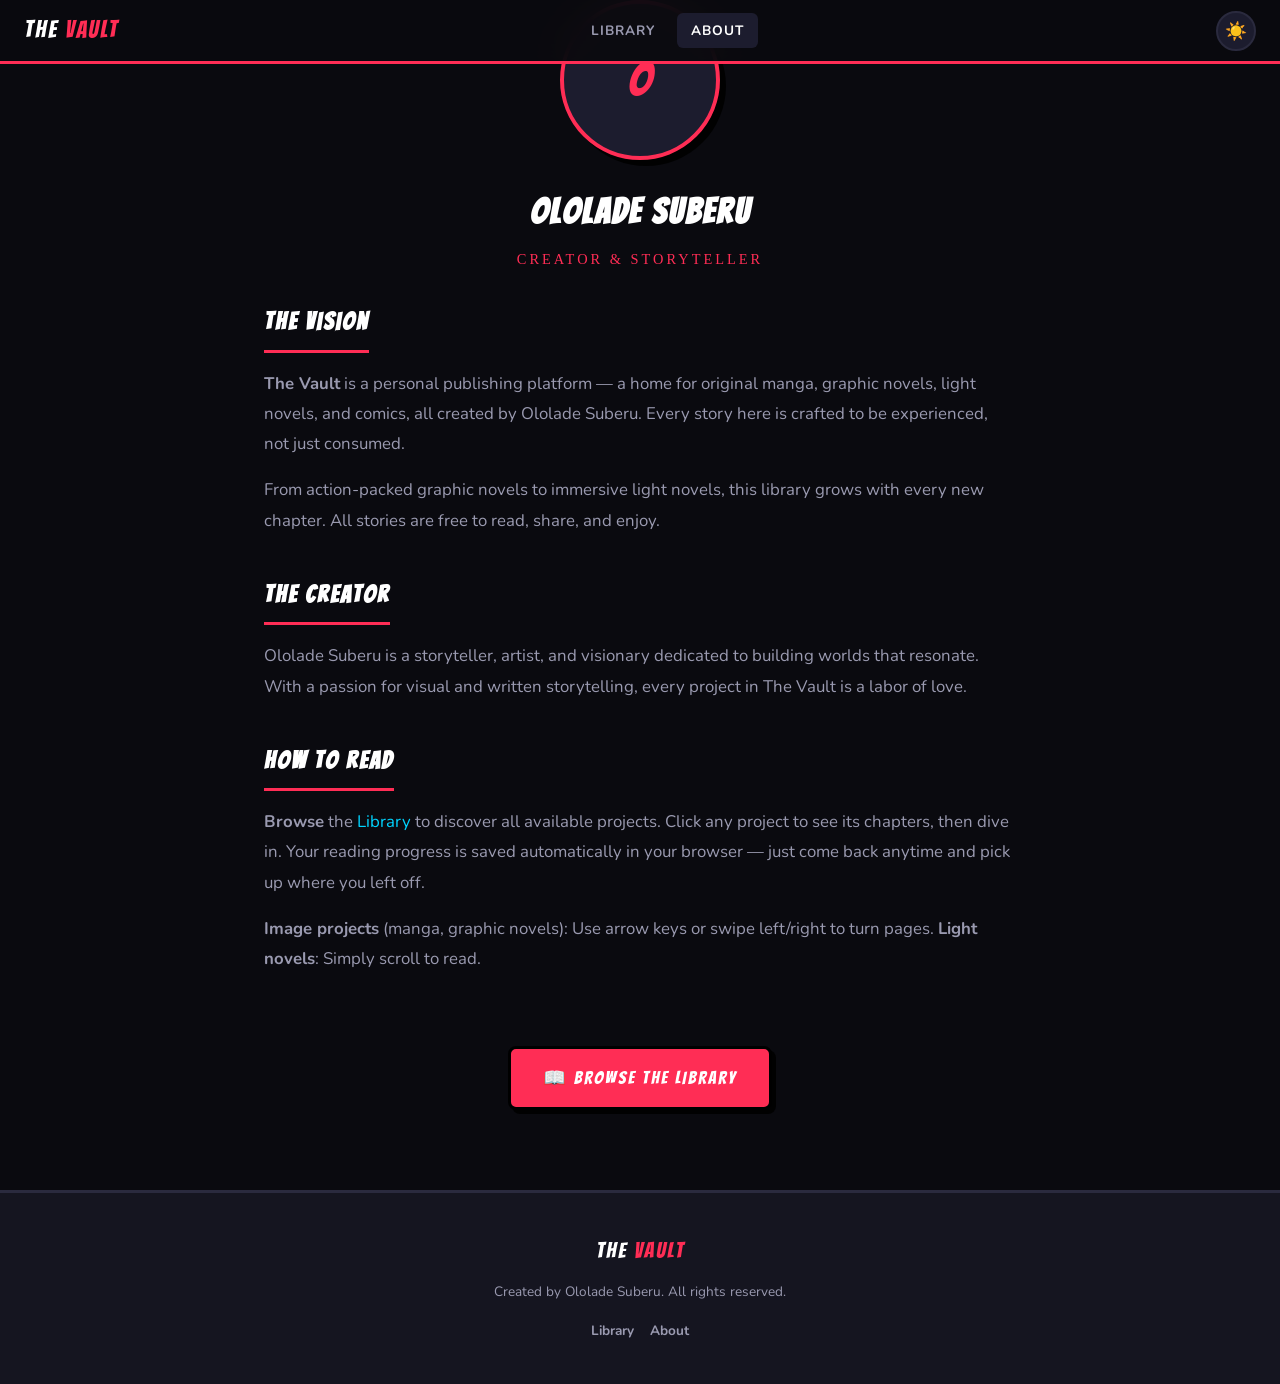
<file: about.html>
<!DOCTYPE html>
<html lang="en" data-theme="dark">
<head>
  <meta charset="UTF-8">
  <meta name="viewport" content="width=device-width, initial-scale=1.0, viewport-fit=cover">
  <title>About — The Vault</title>
  <link rel="stylesheet" href="styles.css">
  <link rel="manifest" href="manifest.json">
</head>
<body>
  <nav class="nav">
    <a href="index.html" class="nav-logo" id="siteLogo">THE <span>VAULT</span></a>
    <ul class="nav-links" id="navLinks">
      <li><a href="index.html">Library</a></li>
      <li><a href="about.html" class="active">About</a></li>
    </ul>
    <div style="display:flex;align-items:center;gap:8px;">
      <button class="theme-toggle" id="themeToggle" aria-label="Toggle theme">🌙</button>
      <button class="nav-toggle" id="navToggle" aria-label="Menu">☰</button>
    </div>
  </nav>

  <div class="about-hero halftone">
    <div class="about-avatar" id="authorAvatar">O</div>
    <h1 class="about-name">Ololade Suberu</h1>
    <p class="about-role">Creator &amp; Storyteller</p>
  </div>

  <div class="about-content">
    <div class="about-section animate-in">
      <h2>The Vision</h2>
      <p><strong>The Vault</strong> is a personal publishing platform — a home for original manga, graphic novels, light novels, and comics, all created by Ololade Suberu. Every story here is crafted to be experienced, not just consumed.</p>
      <p class="mt-2">From action-packed graphic novels to immersive light novels, this library grows with every new chapter. All stories are free to read, share, and enjoy.</p>
    </div>
    <div class="about-section animate-in">
      <h2>The Creator</h2>
      <p>Ololade Suberu is a storyteller, artist, and visionary dedicated to building worlds that resonate. With a passion for visual and written storytelling, every project in The Vault is a labor of love.</p>
    </div>
    <div class="about-section animate-in">
      <h2>How to Read</h2>
      <p><strong>Browse</strong> the <a href="index.html">Library</a> to discover all available projects. Click any project to see its chapters, then dive in. Your reading progress is saved automatically in your browser — just come back anytime and pick up where you left off.</p>
      <p class="mt-2"><strong>Image projects</strong> (manga, graphic novels): Use arrow keys or swipe left/right to turn pages. <strong>Light novels</strong>: Simply scroll to read.</p>
    </div>
    <div class="social-links" id="socialLinks"></div>
    <div class="text-center mt-4">
      <a href="index.html" class="btn btn-primary">📖 Browse the Library</a>
    </div>
  </div>

  <footer class="site-footer">
    <p class="footer-logo">THE <span>VAULT</span></p>
    <p class="footer-text">Created by Ololade Suberu. All rights reserved.</p>
    <ul class="footer-links">
      <li><a href="index.html">Library</a></li>
      <li><a href="about.html">About</a></li>
    </ul>
  </footer>
  <div class="toast-container" id="toastContainer"></div>
  <script src="config.js"></script>
  <script src="app.js"></script>
  <script>document.addEventListener('DOMContentLoaded',()=>{App.init();App.renderSocialLinks('socialLinks');});</script>
</body>
</html>
</file>
<file: styles.css>
/* ============================================================
   THE VAULT — Multi-Project Comic Pop-Art Theme
   ============================================================ */
@import url('https://fonts.googleapis.com/css2?family=Bangers&family=Nunito:wght@400;600;700;800&family=Permanent+Marker&family=Merriweather:ital,wght@0,400;0,700;1,400&display=swap');

:root {
  --primary:#FF2D55; --secondary:#FFD60A; --tertiary:#00D4FF;
  --accent:#7B2FF7; --success:#30D158;
  --bg:#0a0a0f; --bg-card:#151520; --bg-surface:#1c1c2e;
  --text:#FFFFFF; --text-muted:#9a9ab0; --border:#2a2a3e;
  --shadow:4px 4px 0 rgba(0,0,0,.9); --shadow-lg:6px 6px 0 rgba(0,0,0,.9);
  --font-display:'Bangers',cursive; --font-body:'Nunito',sans-serif;
  --font-accent:'Permanent Marker',cursive; --font-serif:'Merriweather',serif;
  --nav-height:64px; --radius:12px; --transition:.25s cubic-bezier(.4,0,.2,1);
}
[data-theme="light"]{
  --bg:#f5f3ee; --bg-card:#ffffff; --bg-surface:#ede9e1;
  --text:#1a1a1a; --text-muted:#666; --border:#ddd;
  --shadow:4px 4px 0 rgba(0,0,0,.15); --shadow-lg:6px 6px 0 rgba(0,0,0,.15);
}

*,*::before,*::after{margin:0;padding:0;box-sizing:border-box;}
html{scroll-behavior:smooth;-webkit-text-size-adjust:100%;}
body{font-family:var(--font-body);background:var(--bg);color:var(--text);line-height:1.6;overflow-x:hidden;min-height:100vh;transition:background var(--transition),color var(--transition);}
a{color:var(--tertiary);text-decoration:none;transition:color var(--transition);}
a:hover{color:var(--secondary);}
img{max-width:100%;height:auto;display:block;}
button{cursor:pointer;font-family:inherit;}

/* Halftone & Speed Lines */
.halftone{position:relative;}
.halftone::before{content:'';position:absolute;inset:0;background-image:radial-gradient(circle,var(--primary) .6px,transparent .6px);background-size:10px 10px;opacity:.06;pointer-events:none;z-index:0;}
.halftone>*{position:relative;z-index:1;}
.speed-lines{background-image:repeating-linear-gradient(-45deg,transparent,transparent 8px,rgba(255,45,85,.04) 8px,rgba(255,45,85,.04) 9px);}

/* Navigation */
.nav{position:fixed;top:0;left:0;right:0;height:var(--nav-height);background:rgba(10,10,15,.92);backdrop-filter:blur(16px);-webkit-backdrop-filter:blur(16px);border-bottom:3px solid var(--primary);display:flex;align-items:center;justify-content:space-between;padding:0 24px;z-index:1000;transition:background var(--transition);}
[data-theme="light"] .nav{background:rgba(245,243,238,.92);}
.nav-logo{font-family:var(--font-display);font-size:1.5rem;color:var(--text);letter-spacing:2px;text-transform:uppercase;}
.nav-logo span{color:var(--primary);}
.nav-links{display:flex;gap:8px;align-items:center;list-style:none;}
.nav-links a{color:var(--text-muted);font-weight:700;font-size:.85rem;text-transform:uppercase;letter-spacing:1px;padding:8px 14px;border-radius:6px;transition:all var(--transition);}
.nav-links a:hover,.nav-links a.active{color:var(--text);background:var(--bg-surface);}
.theme-toggle{background:var(--bg-surface);border:2px solid var(--border);color:var(--text);width:40px;height:40px;border-radius:50%;display:flex;align-items:center;justify-content:center;font-size:1.1rem;transition:all var(--transition);}
.theme-toggle:hover{border-color:var(--secondary);transform:rotate(20deg);}
.nav-toggle{display:none;background:none;border:none;color:var(--text);font-size:1.5rem;padding:8px;}

/* Hero */
.hero{min-height:55vh;display:flex;flex-direction:column;align-items:center;justify-content:center;text-align:center;padding:calc(var(--nav-height)+40px) 24px 40px;position:relative;overflow:hidden;}
.hero::after{content:'';position:absolute;bottom:0;left:0;right:0;height:120px;background:linear-gradient(to top,var(--bg),transparent);pointer-events:none;}
.hero-badge{font-family:var(--font-accent);font-size:.9rem;color:var(--secondary);text-transform:uppercase;letter-spacing:4px;margin-bottom:16px;animation:fadeSlideUp .8s ease-out;}
.hero-title{font-family:var(--font-display);font-size:clamp(3rem,10vw,7rem);line-height:1;text-transform:uppercase;letter-spacing:4px;margin-bottom:24px;animation:fadeSlideUp .8s ease-out .15s both;}
.hero-title .highlight{color:var(--primary);}
.hero-tagline{font-size:clamp(1rem,2.5vw,1.2rem);color:var(--text-muted);max-width:580px;margin-bottom:40px;animation:fadeSlideUp .8s ease-out .3s both;}

/* Buttons */
.btn{display:inline-flex;align-items:center;gap:8px;font-family:var(--font-display);font-size:1.15rem;letter-spacing:2px;text-transform:uppercase;padding:14px 32px;border:3px solid #000;border-radius:8px;box-shadow:var(--shadow);transition:all var(--transition);text-decoration:none;position:relative;overflow:hidden;}
.btn:active{transform:translate(3px,3px);box-shadow:none;}
.btn-primary{background:var(--primary);color:#fff;}
.btn-primary:hover{background:#e6264c;color:#fff;}
.btn-secondary{background:var(--bg-card);color:var(--text);}
.btn-secondary:hover{background:var(--bg-surface);color:var(--text);}
.btn-small{font-size:.85rem;padding:8px 18px;border-width:2px;box-shadow:3px 3px 0 rgba(0,0,0,.8);}

/* Section */
.section{padding:60px 24px;max-width:1200px;margin:0 auto;}
.section-header{text-align:center;margin-bottom:48px;}
.section-title{font-family:var(--font-display);font-size:clamp(1.8rem,4vw,2.8rem);text-transform:uppercase;letter-spacing:3px;margin-bottom:12px;}
.section-title span{color:var(--primary);}

/* ========== FILTER BAR ========== */
.filter-bar{display:flex;gap:8px;justify-content:center;flex-wrap:wrap;max-width:700px;margin:0 auto;}
.filter-btn{background:var(--bg-card);border:2px solid var(--border);color:var(--text-muted);font-family:var(--font-display);font-size:.85rem;letter-spacing:1px;padding:8px 18px;border-radius:20px;transition:all var(--transition);text-transform:uppercase;}
.filter-btn:hover{border-color:var(--primary);color:var(--text);}
.filter-btn.active{background:var(--primary);border-color:var(--primary);color:#fff;}

/* ========== PROJECT CARDS (Hub Grid) ========== */
.project-grid{display:grid;grid-template-columns:repeat(auto-fill,minmax(280px,1fr));gap:24px;}
.project-card{background:var(--bg-card);border:3px solid var(--border);border-radius:var(--radius);overflow:hidden;box-shadow:var(--shadow);transition:all var(--transition);cursor:pointer;position:relative;}
.project-card:hover{transform:translate(-2px,-2px);box-shadow:var(--shadow-lg);border-color:var(--primary);}
.project-card-cover{width:100%;aspect-ratio:3/4;background:var(--bg-surface);display:flex;align-items:center;justify-content:center;overflow:hidden;position:relative;}
.project-card-cover img{width:100%;height:100%;object-fit:cover;}
.project-card-cover .placeholder{font-family:var(--font-display);font-size:2.5rem;color:var(--text-muted);opacity:.2;}
.project-card-info{padding:16px;}
.project-card-type{display:inline-block;font-family:var(--font-accent);font-size:.65rem;color:#fff;text-transform:uppercase;letter-spacing:1px;padding:3px 10px;border-radius:4px;margin-bottom:8px;}
.type-manga{background:#FF6B35;}
.type-graphic-novel{background:var(--primary);}
.type-light-novel{background:var(--accent);}
.type-comic{background:var(--tertiary);color:#000;}
.type-webtoon{background:var(--success);color:#000;}
.project-card-title{font-family:var(--font-display);font-size:1.3rem;letter-spacing:1px;margin-bottom:6px;}
.project-card-desc{font-size:.85rem;color:var(--text-muted);line-height:1.5;display:-webkit-box;-webkit-line-clamp:2;-webkit-box-orient:vertical;overflow:hidden;}
.project-card-footer{display:flex;justify-content:space-between;align-items:center;margin-top:12px;font-size:.75rem;color:var(--text-muted);}
.genre-tag{display:inline-block;background:var(--bg-surface);border:1px solid var(--border);padding:2px 8px;border-radius:10px;font-size:.7rem;font-weight:700;margin-right:4px;}
.status-badge{font-family:var(--font-accent);font-size:.65rem;letter-spacing:1px;text-transform:uppercase;}
.status-ongoing{color:var(--success);}
.status-completed{color:var(--secondary);}
.status-hiatus{color:var(--text-muted);}

/* ========== PROJECT PAGE HEADER ========== */
.project-header{padding:calc(var(--nav-height)+32px) 24px 40px;position:relative;}
.project-header-inner{max-width:1000px;margin:0 auto;display:flex;gap:32px;align-items:flex-start;}
.project-cover-wrap{flex-shrink:0;width:200px;}
.project-cover{width:200px;aspect-ratio:3/4;background:var(--bg-surface);border:3px solid var(--border);border-radius:var(--radius);box-shadow:var(--shadow-lg);overflow:hidden;display:flex;align-items:center;justify-content:center;}
.project-cover img{width:100%;height:100%;object-fit:cover;}
.project-meta{flex:1;min-width:0;}
.project-badges{display:flex;gap:8px;margin-bottom:12px;flex-wrap:wrap;align-items:center;}
.project-title{font-family:var(--font-display);font-size:clamp(1.8rem,4vw,2.8rem);letter-spacing:2px;margin-bottom:12px;}
.project-desc{color:var(--text-muted);font-size:1rem;line-height:1.7;margin-bottom:16px;}
.project-genre-tags{display:flex;gap:6px;flex-wrap:wrap;margin-bottom:16px;}
.project-stats{display:flex;gap:20px;font-size:.85rem;color:var(--text-muted);margin-bottom:20px;}
.project-stats strong{color:var(--text);}
.project-actions{display:flex;gap:12px;flex-wrap:wrap;}

/* ========== CHAPTER LIST (Project Page) ========== */
.chapter-list{display:flex;flex-direction:column;gap:8px;}
.chapter-row{display:flex;align-items:center;gap:16px;background:var(--bg-card);border:2px solid var(--border);border-radius:var(--radius);padding:16px 20px;transition:all var(--transition);cursor:pointer;}
.chapter-row:hover{border-color:var(--primary);transform:translateX(4px);}
.chapter-row.coming-soon{opacity:.5;cursor:default;}
.chapter-row.coming-soon:hover{border-color:var(--border);transform:none;}
.chapter-row-num{font-family:var(--font-display);font-size:1.5rem;color:var(--primary);min-width:36px;text-align:center;}
.chapter-row-info{flex:1;min-width:0;}
.chapter-row-title{font-family:var(--font-display);font-size:1.1rem;letter-spacing:1px;}
.chapter-row-sub{font-size:.8rem;color:var(--text-muted);}
.chapter-row-meta{font-size:.75rem;color:var(--text-muted);white-space:nowrap;}
.chapter-row-badge{font-family:var(--font-accent);font-size:.65rem;color:var(--accent);letter-spacing:1px;text-transform:uppercase;}

/* Continue Banner */
.continue-banner{background:linear-gradient(135deg,var(--bg-surface),var(--bg-card));border:3px solid var(--secondary);border-radius:var(--radius);padding:20px 24px;display:flex;align-items:center;justify-content:space-between;gap:16px;box-shadow:var(--shadow);}
.continue-info{flex:1;}
.continue-label{font-family:var(--font-accent);color:var(--secondary);font-size:.8rem;letter-spacing:2px;text-transform:uppercase;}
.continue-title{font-family:var(--font-display);font-size:1.2rem;letter-spacing:1px;margin-top:4px;}

/* ========== READER ========== */
.reader-container{min-height:100vh;padding-top:var(--nav-height);display:flex;flex-direction:column;}
.reader-toolbar{background:var(--bg-card);border-bottom:2px solid var(--border);padding:10px 24px;display:flex;align-items:center;justify-content:space-between;gap:16px;position:sticky;top:var(--nav-height);z-index:50;}
.reader-chapter-title{font-family:var(--font-display);font-size:1rem;letter-spacing:1px;white-space:nowrap;overflow:hidden;text-overflow:ellipsis;}
.reader-page-info{font-size:.85rem;color:var(--text-muted);font-weight:700;white-space:nowrap;}
.reader-toolbar-actions{display:flex;gap:8px;}
.toolbar-btn{background:var(--bg-surface);border:2px solid var(--border);color:var(--text);width:36px;height:36px;border-radius:6px;display:flex;align-items:center;justify-content:center;font-size:.95rem;transition:all var(--transition);}
.toolbar-btn:hover{border-color:var(--primary);}
.toolbar-btn.active{background:var(--primary);border-color:var(--primary);color:#fff;}
.reader-progress{height:4px;background:var(--bg-surface);position:sticky;top:calc(var(--nav-height)+52px);z-index:49;}
.reader-progress-fill{height:100%;background:linear-gradient(90deg,var(--primary),var(--secondary));transition:width .3s ease;}
.reader-viewport{flex:1;display:flex;align-items:center;justify-content:center;padding:24px;position:relative;min-height:60vh;user-select:none;-webkit-user-select:none;}
.reader-page{max-width:800px;width:100%;border:3px solid var(--border);border-radius:var(--radius);overflow:hidden;box-shadow:var(--shadow-lg);transition:opacity .3s ease,transform .3s ease;background:var(--bg-card);}
.reader-page img{width:100%;height:auto;display:block;}
.reader-page .page-placeholder{aspect-ratio:2/3;display:flex;flex-direction:column;align-items:center;justify-content:center;gap:12px;background:var(--bg-surface);font-family:var(--font-display);color:var(--text-muted);}
.page-placeholder .page-num{font-size:4rem;opacity:.2;}
.page-placeholder .page-label{font-size:1rem;opacity:.4;letter-spacing:2px;}
.reader-nav{position:absolute;top:50%;transform:translateY(-50%);z-index:10;}
.reader-nav.prev{left:8px;} .reader-nav.next{right:8px;}
.nav-arrow{background:var(--bg-card);border:3px solid var(--border);color:var(--text);width:48px;height:48px;border-radius:50%;display:flex;align-items:center;justify-content:center;font-size:1.2rem;box-shadow:var(--shadow);transition:all var(--transition);}
.nav-arrow:hover{background:var(--primary);border-color:var(--primary);color:#fff;}
.nav-arrow:active{transform:translate(2px,2px);box-shadow:none;}
.reader-footer{background:var(--bg-card);border-top:2px solid var(--border);padding:16px 24px;display:flex;align-items:center;justify-content:space-between;}
.reader-footer-nav{display:flex;gap:12px;}
.page-enter{opacity:0;transform:translateX(30px);}
.page-enter-active{opacity:1;transform:translateX(0);}

/* ========== TEXT READER (Light Novels) ========== */
.text-reader{flex:1;padding:32px 24px 60px;max-width:720px;margin:0 auto;width:100%;}
.text-reader-content{font-family:var(--font-serif);font-size:1.1rem;line-height:2;color:var(--text);transition:font-size .2s ease;}
.text-reader-content h1,.text-reader-content h2,.text-reader-content h3{font-family:var(--font-display);letter-spacing:2px;margin:32px 0 16px;color:var(--primary);}
.text-reader-content p{margin-bottom:1.2em;text-indent:1.5em;}
.text-reader-content p:first-of-type{text-indent:0;}
.text-reader-content blockquote{border-left:4px solid var(--primary);padding:12px 20px;margin:24px 0;background:var(--bg-surface);border-radius:0 var(--radius) var(--radius) 0;font-style:italic;}
.text-reader-content hr{border:none;height:2px;background:var(--border);margin:40px auto;max-width:200px;}
.text-reader-content em{color:var(--tertiary);}

/* About */
.about-hero{padding:calc(var(--nav-height)+60px) 24px 40px;text-align:center;}
.about-content{max-width:800px;margin:0 auto;padding:0 24px 80px;}
.about-avatar{width:160px;height:160px;border-radius:50%;border:4px solid var(--primary);box-shadow:var(--shadow-lg);margin:0 auto 24px;background:var(--bg-surface);display:flex;align-items:center;justify-content:center;font-family:var(--font-display);font-size:3rem;color:var(--primary);overflow:hidden;}
.about-avatar img{width:100%;height:100%;object-fit:cover;}
.about-name{font-family:var(--font-display);font-size:2.2rem;letter-spacing:2px;margin-bottom:8px;}
.about-role{color:var(--primary);font-family:var(--font-accent);font-size:.9rem;letter-spacing:3px;text-transform:uppercase;margin-bottom:32px;}
.about-section{margin-bottom:40px;}
.about-section h2{font-family:var(--font-display);font-size:1.5rem;letter-spacing:2px;margin-bottom:16px;padding-bottom:8px;border-bottom:3px solid var(--primary);display:inline-block;}
.about-section p{color:var(--text-muted);font-size:1.05rem;line-height:1.8;}
.social-links{display:flex;gap:12px;justify-content:center;flex-wrap:wrap;margin-top:32px;}
.social-link{display:inline-flex;align-items:center;gap:8px;background:var(--bg-surface);border:2px solid var(--border);padding:10px 20px;border-radius:8px;color:var(--text);font-weight:700;font-size:.85rem;transition:all var(--transition);}
.social-link:hover{border-color:var(--primary);color:var(--primary);}

/* Footer */
.site-footer{background:var(--bg-card);border-top:3px solid var(--border);padding:40px 24px;text-align:center;}
.footer-logo{font-family:var(--font-display);font-size:1.4rem;letter-spacing:2px;margin-bottom:12px;}
.footer-logo span{color:var(--primary);}
.footer-text{color:var(--text-muted);font-size:.85rem;margin-bottom:16px;}
.footer-links{display:flex;gap:16px;justify-content:center;flex-wrap:wrap;list-style:none;}
.footer-links a{color:var(--text-muted);font-size:.85rem;font-weight:700;transition:color var(--transition);}
.footer-links a:hover{color:var(--primary);}

/* Toast */
.toast-container{position:fixed;bottom:24px;right:24px;z-index:9999;display:flex;flex-direction:column;gap:8px;}
.toast{background:var(--bg-card);border:2px solid var(--primary);border-radius:8px;padding:12px 20px;font-size:.9rem;font-weight:700;box-shadow:var(--shadow);animation:toastIn .3s ease-out;display:flex;align-items:center;gap:8px;}
.toast.success{border-color:var(--success);} .toast.info{border-color:var(--tertiary);}
.toast-icon{font-size:1.1rem;}

/* Share Modal */
.modal-overlay{position:fixed;inset:0;background:rgba(0,0,0,.7);backdrop-filter:blur(4px);display:flex;align-items:center;justify-content:center;z-index:9000;opacity:0;pointer-events:none;transition:opacity .25s ease;}
.modal-overlay.active{opacity:1;pointer-events:all;}
.modal{background:var(--bg-card);border:3px solid var(--primary);border-radius:var(--radius);padding:32px;max-width:420px;width:90%;box-shadow:var(--shadow-lg);text-align:center;}
.modal h3{font-family:var(--font-display);font-size:1.5rem;letter-spacing:2px;margin-bottom:20px;}
.share-options{display:grid;grid-template-columns:1fr 1fr;gap:10px;margin-bottom:20px;}
.share-btn{display:flex;flex-direction:column;align-items:center;gap:6px;padding:14px;background:var(--bg-surface);border:2px solid var(--border);border-radius:8px;color:var(--text);font-size:.8rem;font-weight:700;transition:all var(--transition);}
.share-btn:hover{border-color:var(--primary);}
.share-btn .share-icon{font-size:1.4rem;}
.copy-link{display:flex;gap:8px;}
.copy-link input{flex:1;background:var(--bg-surface);border:2px solid var(--border);border-radius:6px;padding:8px 12px;color:var(--text);font-size:.85rem;font-family:var(--font-body);}
.modal-close{background:none;border:none;color:var(--text-muted);font-size:1.2rem;position:absolute;top:12px;right:16px;}

/* Animations */
@keyframes fadeSlideUp{from{opacity:0;transform:translateY(20px);}to{opacity:1;transform:translateY(0);}}
@keyframes toastIn{from{opacity:0;transform:translateX(40px);}to{opacity:1;transform:translateX(0);}}
.animate-in{animation:fadeSlideUp .6s ease-out both;}
.stagger>*:nth-child(1){animation-delay:.05s;}.stagger>*:nth-child(2){animation-delay:.1s;}.stagger>*:nth-child(3){animation-delay:.15s;}.stagger>*:nth-child(4){animation-delay:.2s;}.stagger>*:nth-child(5){animation-delay:.25s;}.stagger>*:nth-child(6){animation-delay:.3s;}

/* Scrollbar */
::-webkit-scrollbar{width:8px;}
::-webkit-scrollbar-track{background:var(--bg);}
::-webkit-scrollbar-thumb{background:var(--bg-surface);border-radius:4px;}
::-webkit-scrollbar-thumb:hover{background:var(--primary);}

/* ========== RESPONSIVE ========== */
@media(max-width:768px){
  .nav-links{display:none;}
  .nav-links.open{display:flex;flex-direction:column;position:fixed;top:var(--nav-height);left:0;right:0;background:var(--bg-card);border-bottom:3px solid var(--primary);padding:16px;gap:4px;}
  .nav-links.open a{padding:12px 16px;}
  .nav-toggle{display:block;}
  .project-header-inner{flex-direction:column;align-items:center;text-align:center;}
  .project-cover-wrap{width:160px;}
  .project-cover{width:160px;}
  .project-genre-tags,.project-actions,.project-badges{justify-content:center;}
  .project-stats{justify-content:center;}
  .project-grid{grid-template-columns:repeat(auto-fill,minmax(160px,1fr));gap:16px;}
  .reader-viewport{padding:12px 4px;}
  .nav-arrow{width:36px;height:36px;font-size:.9rem;}
  .reader-nav.prev{left:2px;} .reader-nav.next{right:2px;}
  .continue-banner{flex-direction:column;text-align:center;}
  .text-reader{padding:20px 16px 40px;}
  .text-reader-content{font-size:1rem;}
  .modal{padding:24px 16px;}
}
@media(max-width:480px){
  .project-grid{grid-template-columns:1fr 1fr;gap:12px;}
  .reader-toolbar{padding:8px 12px;}
  .reader-chapter-title{font-size:.85rem;}
  .toolbar-btn{width:32px;height:32px;}
  .btn{font-size:1rem;padding:12px 24px;}
  .chapter-row{padding:12px 14px;gap:10px;}
}

.container{max-width:1200px;margin:0 auto;padding:0 24px;}
.text-center{text-align:center;}
.mt-2{margin-top:16px;} .mt-4{margin-top:32px;} .mb-2{margin-bottom:16px;}
.hidden{display:none!important;}
</file>
